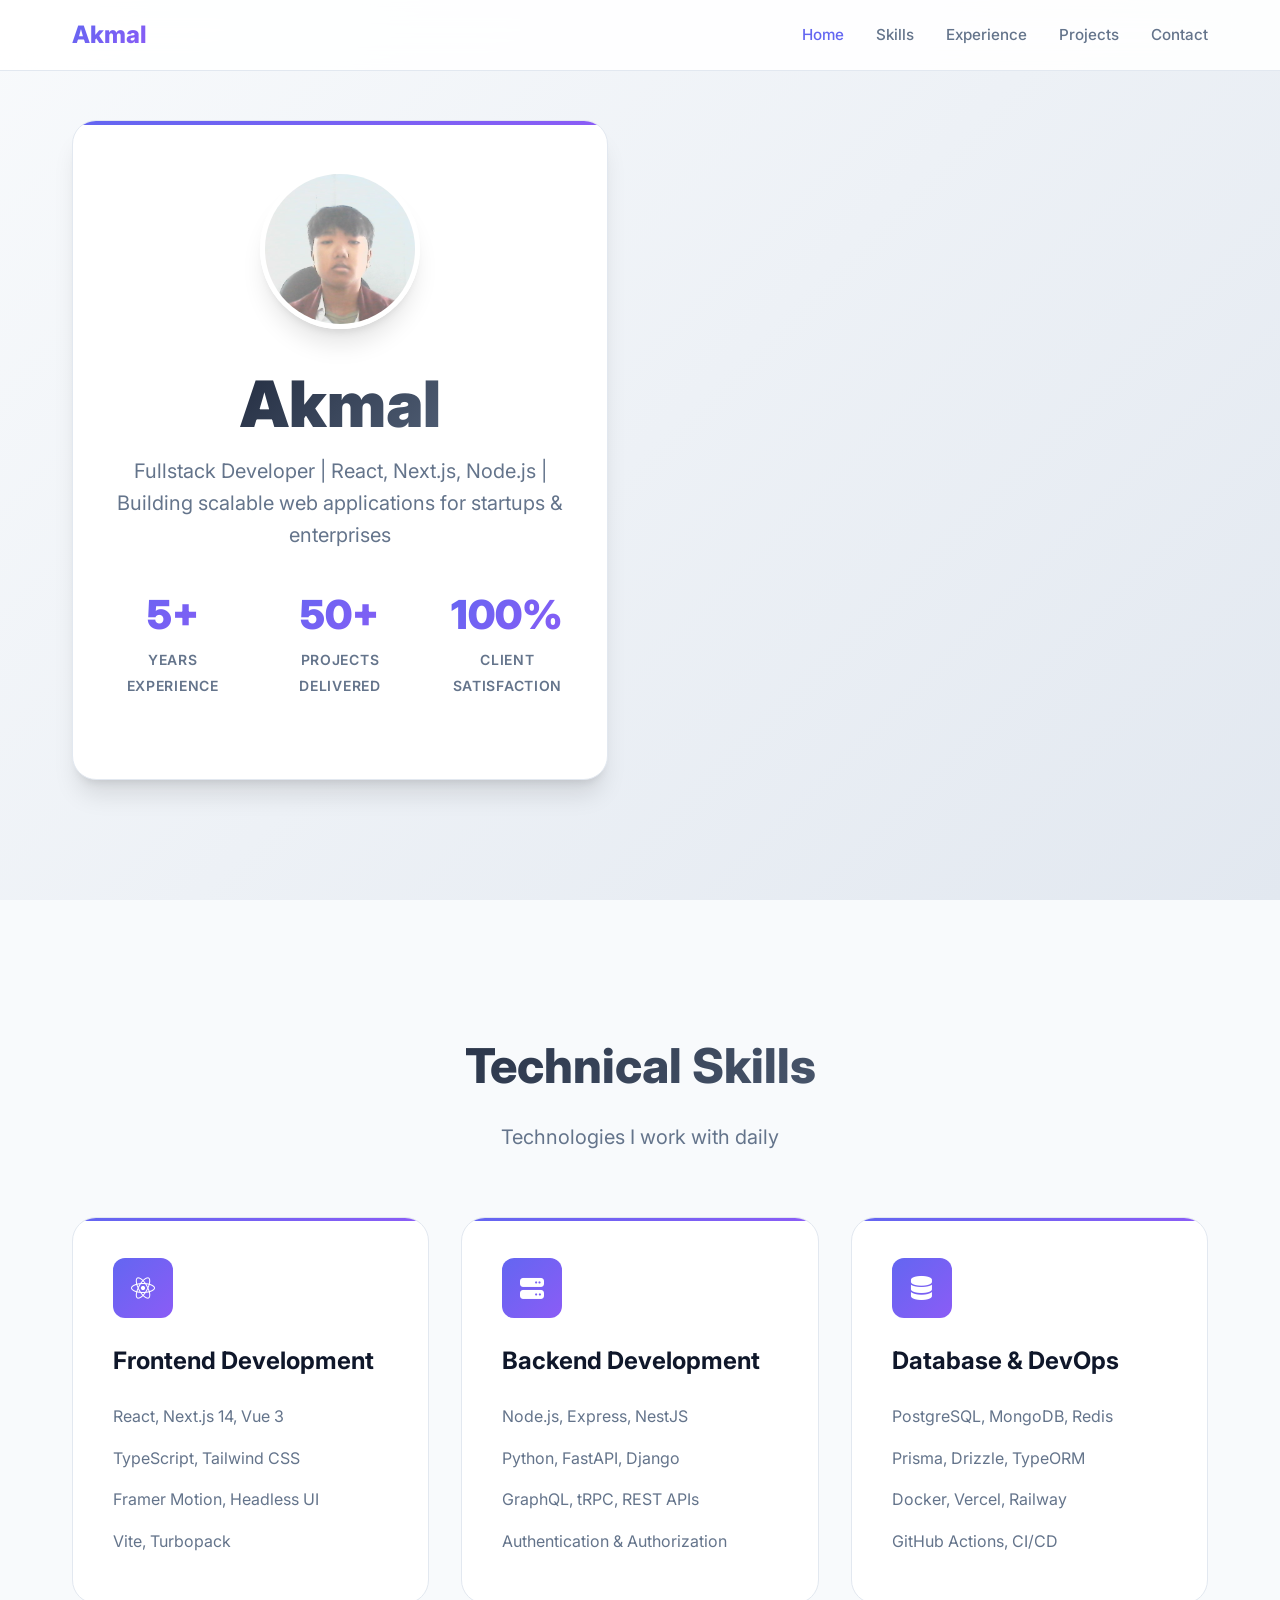
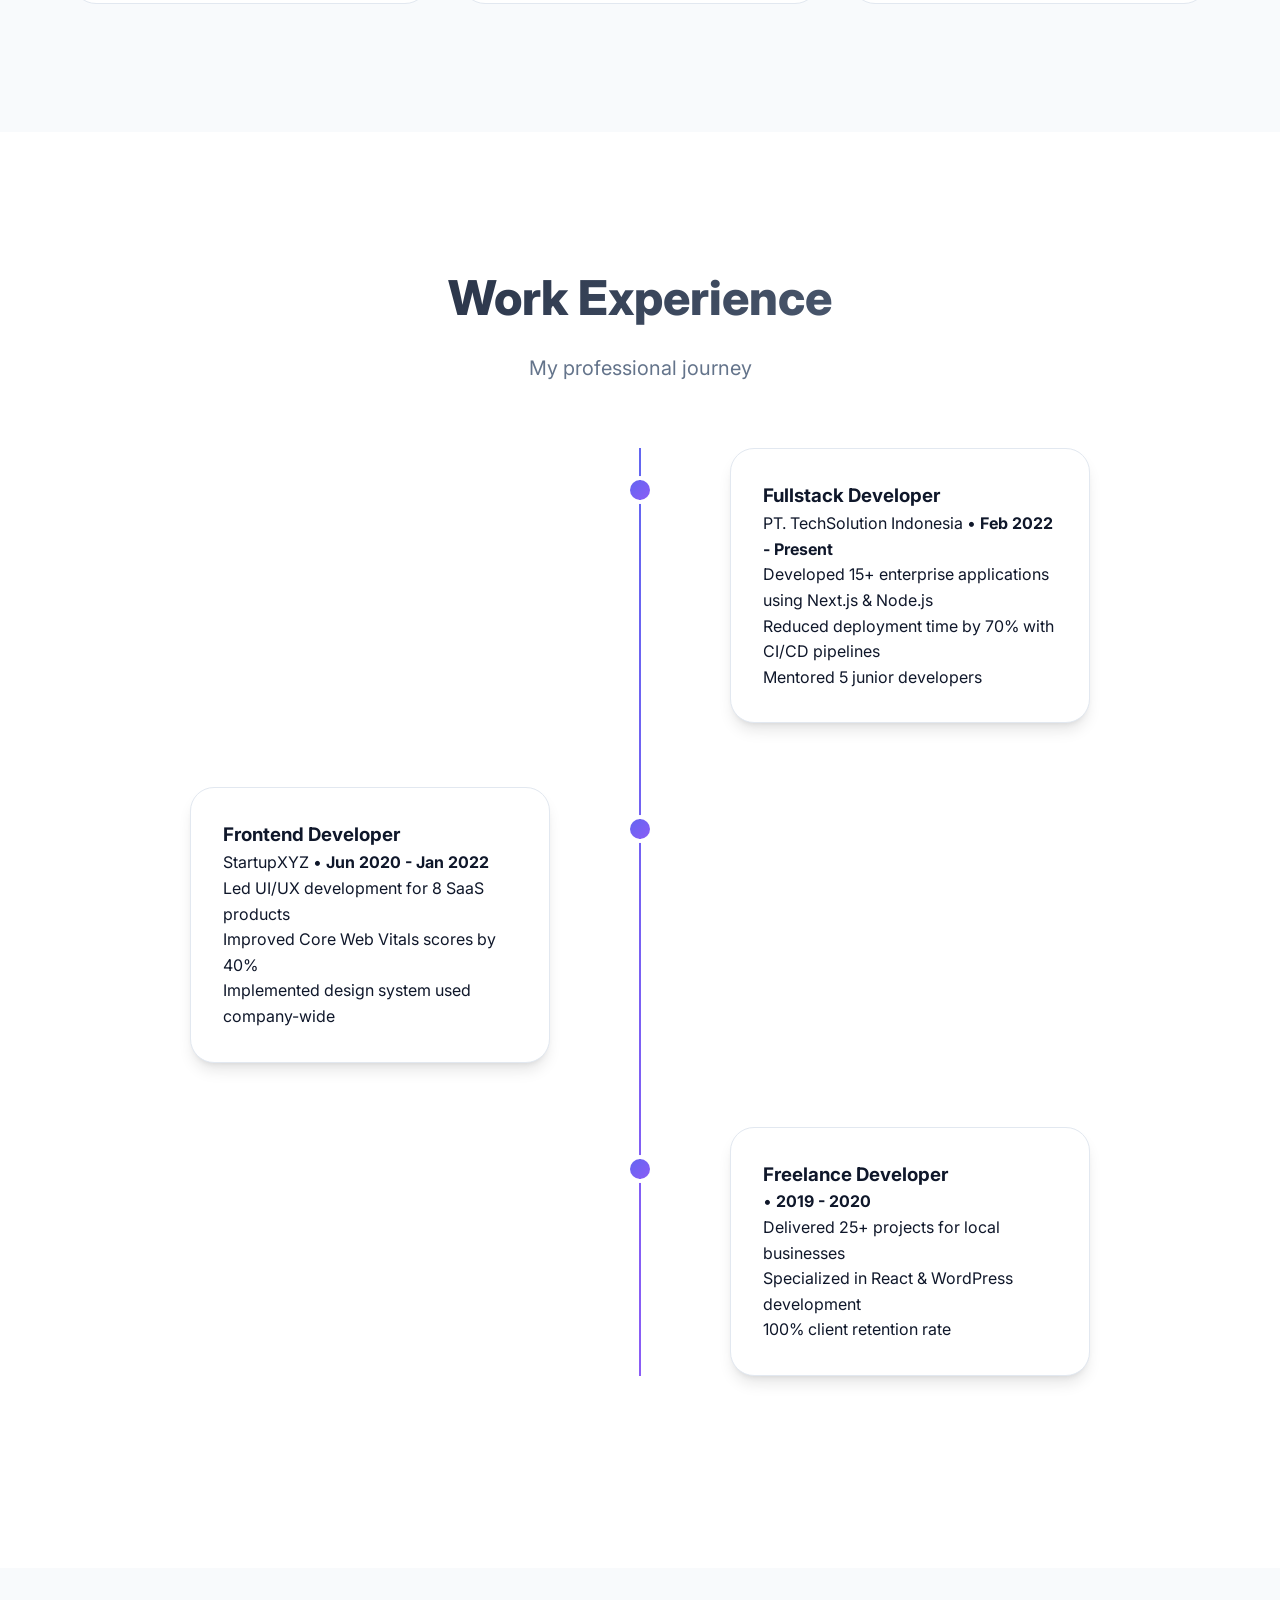
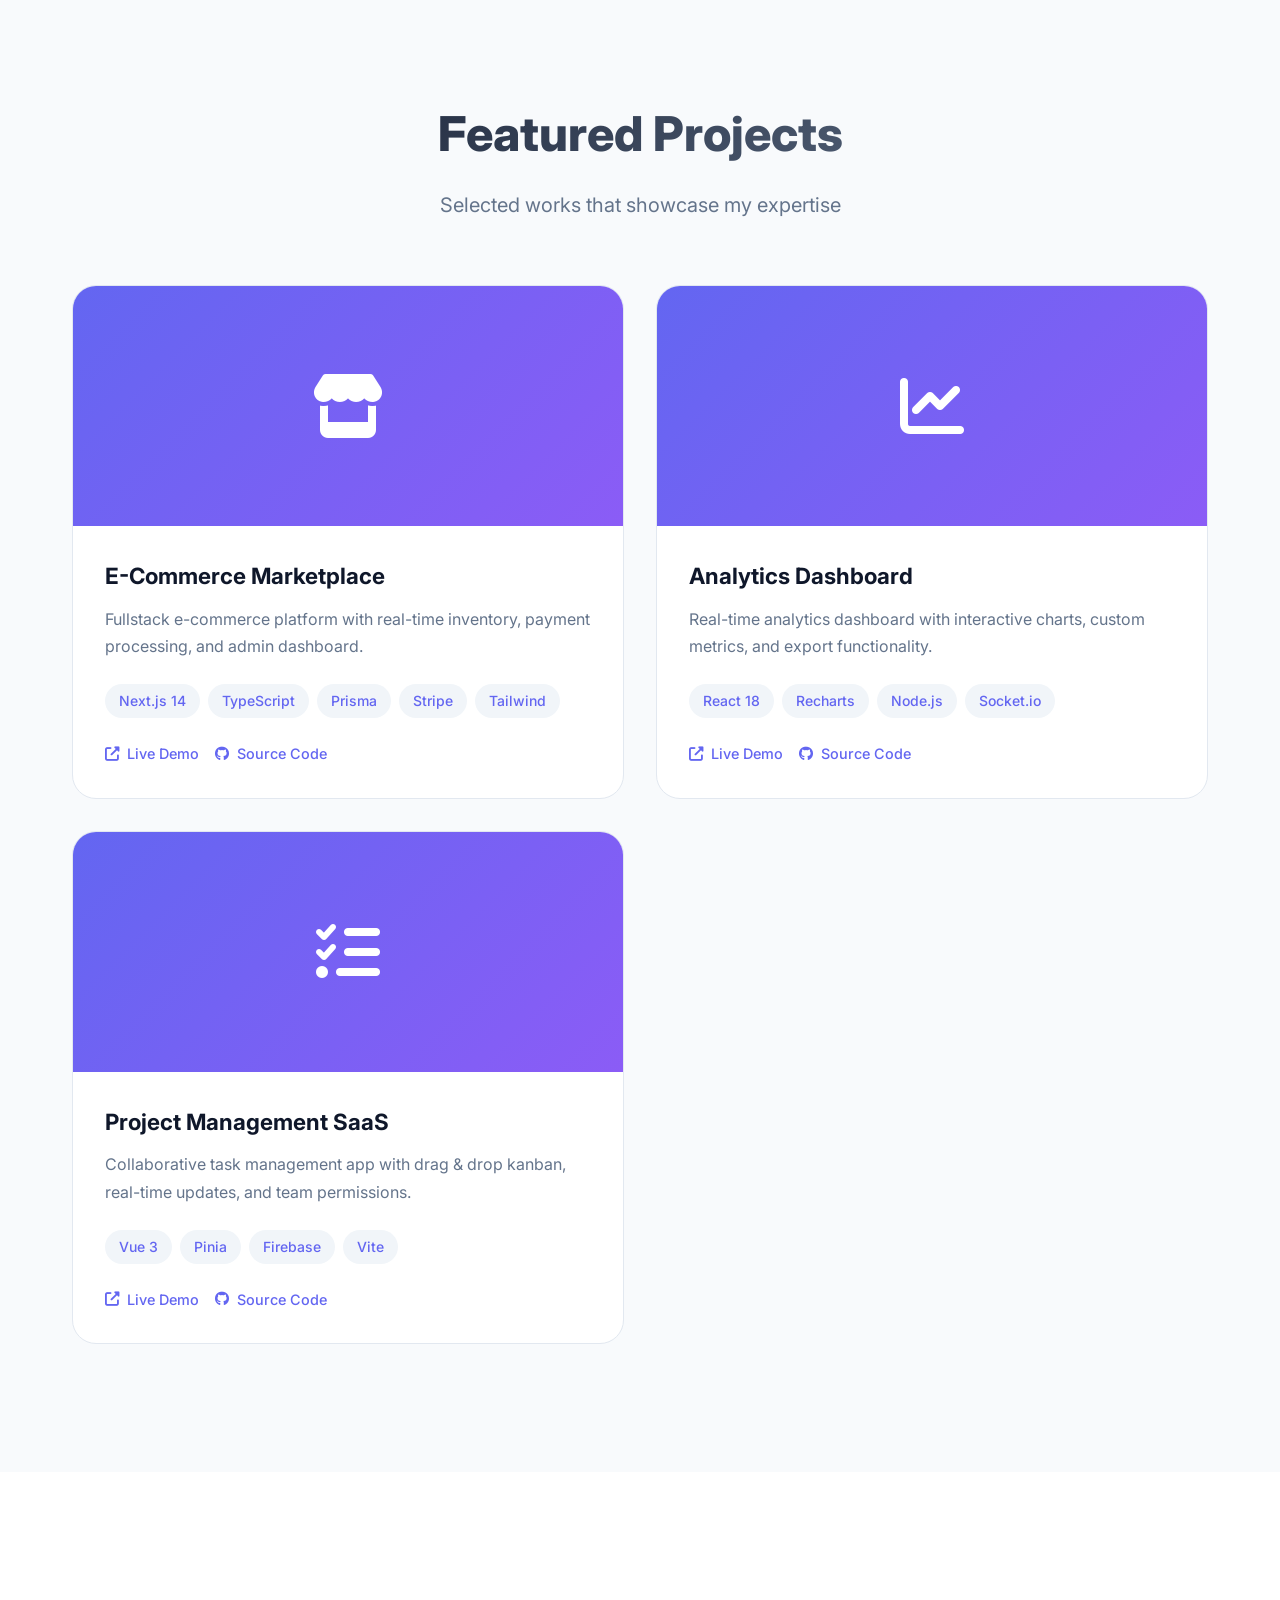
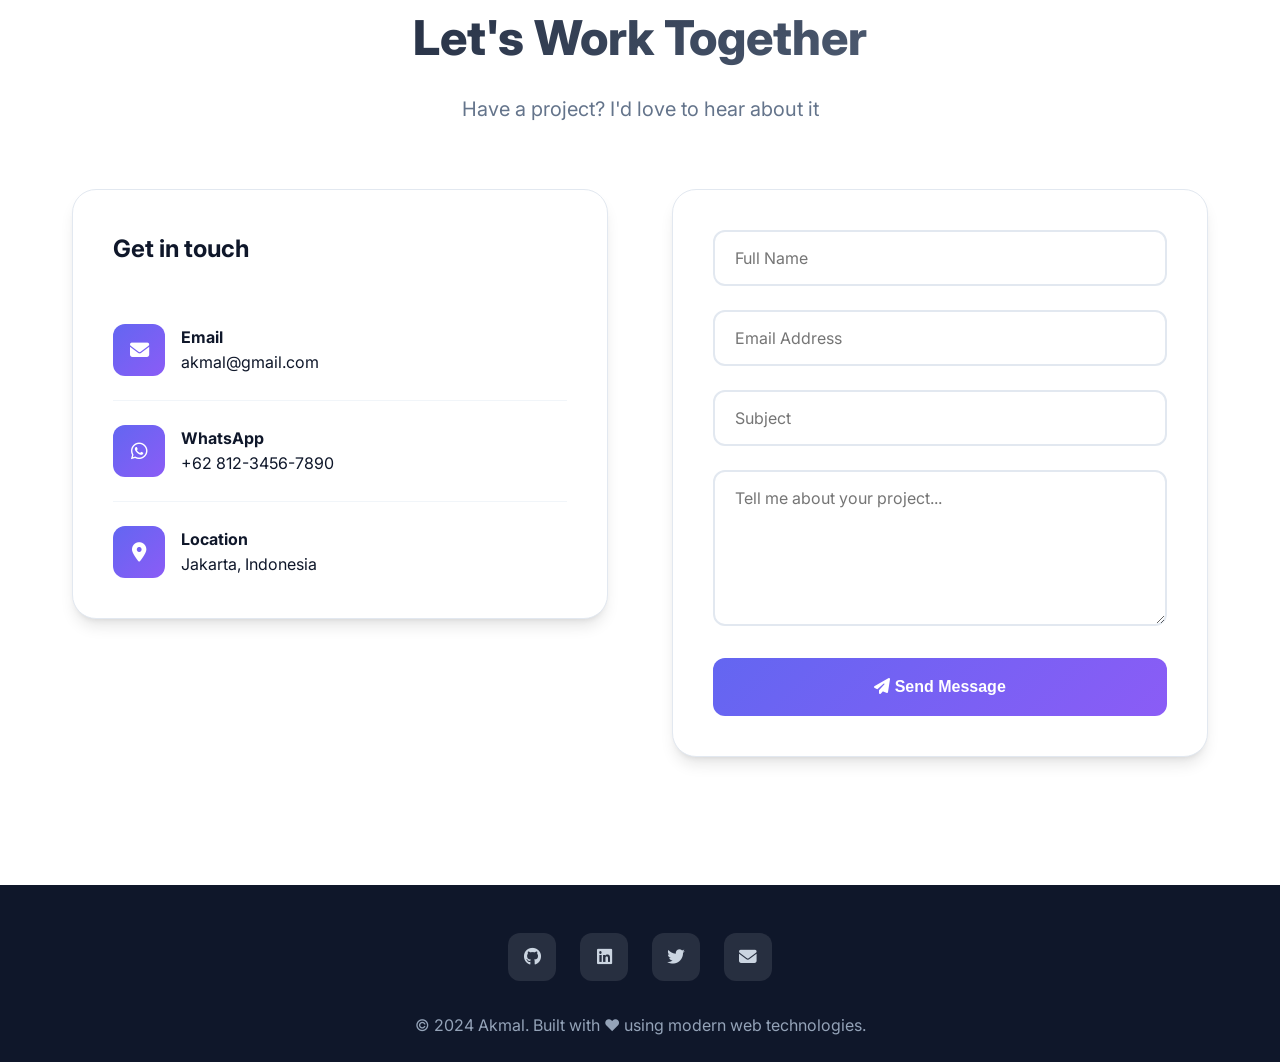
<file: index.html>
<!DOCTYPE html>
<html lang="id">
<head>
  <link rel="manifest" href="/manifest.json">
<meta name="theme-color" content="#0d6efd">
<link rel="apple-touch-icon" href="/icons/icon-192.png">
    <meta charset="UTF-8">
    <meta name="viewport" content="width=device-width, initial-scale=1.0">
    <title>Akmal - Fullstack Developer</title>
    <link rel="stylesheet" href="https://cdnjs.cloudflare.com/ajax/libs/font-awesome/6.5.1/css/all.min.css">
    <link href="https://fonts.googleapis.com/css2?family=Inter:wght@100..900&display=swap" rel="stylesheet">
    <style>
        :root {
            --bg-primary: #ffffff;
            --bg-secondary: #f8fafc;
            --text-primary: #0f172a;
            --text-secondary: #64748b;
            --accent-primary: #6366f1;
            --accent-secondary: #8b5cf6;
            --border-color: #e2e8f0;
            --shadow-sm: 0 1px 2px 0 rgb(0 0 0 / 0.05);
            --shadow-md: 0 4px 6px -1px rgb(0 0 0 / 0.1), 0 2px 4px -2px rgb(0 0 0 / 0.1);
            --shadow-lg: 0 10px 15px -3px rgb(0 0 0 / 0.1), 0 4px 6px -4px rgb(0 0 0 / 0.1);
            --shadow-xl: 0 20px 25px -5px rgb(0 0 0 / 0.1), 0 8px 10px -6px rgb(0 0 0 / 0.1);
            --radius: 12px;
            --radius-lg: 24px;
        }

        * {
            margin: 0;
            padding: 0;
            box-sizing: border-box;
        }

        body {
            font-family: 'Inter', system-ui, -apple-system, sans-serif;
            line-height: 1.6;
            color: var(--text-primary);
            background: var(--bg-primary);
            overflow-x: hidden;
        }

        /* Navbar */
        .navbar {
            position: fixed;
            top: 0;
            left: 0;
            right: 0;
            background: rgba(255, 255, 255, 0.9);
            backdrop-filter: blur(20px);
            border-bottom: 1px solid var(--border-color);
            z-index: 50;
            transition: all 0.3s ease;
        }

        .nav-container {
            max-width: 1200px;
            margin: 0 auto;
            padding: 1rem 2rem;
            display: flex;
            justify-content: space-between;
            align-items: center;
        }

        .logo {
            font-size: 1.5rem;
            font-weight: 800;
            background: linear-gradient(135deg, var(--accent-primary), var(--accent-secondary));
            -webkit-background-clip: text;
            -webkit-text-fill-color: transparent;
            background-clip: text;
        }

        .nav-links {
            display: flex;
            list-style: none;
            gap: 2rem;
            align-items: center;
        }

        .nav-link {
            color: var(--text-secondary);
            text-decoration: none;
            font-weight: 500;
            font-size: 0.95rem;
            transition: all 0.2s ease;
            position: relative;
        }

        .nav-link:hover, .nav-link.active {
            color: var(--accent-primary);
        }

        .mobile-menu-btn {
            display: none;
            background: none;
            border: none;
            font-size: 1.5rem;
            color: var(--text-secondary);
            cursor: pointer;
        }

        /* Hero Section */
        .hero {
            min-height: 100vh;
            display: flex;
            align-items: center;
            position: relative;
            background: linear-gradient(135deg, #f8fafc 0%, #e2e8f0 100%);
        }

        .hero-container {
            max-width: 1200px;
            margin: 0 auto;
            padding: 0 2rem;
            display: grid;
            grid-template-columns: 1fr 1fr;
            gap: 4rem;
            align-items: center;
        }

        .profile-card {
            text-align: center;
            background: white;
            padding: 3rem 2rem;
            border-radius: var(--radius-lg);
            box-shadow: var(--shadow-xl);
            border: 1px solid var(--border-color);
            position: relative;
            overflow: hidden;
        }

        .profile-card::before {
            content: '';
            position: absolute;
            top: 0;
            left: 0;
            right: 0;
            height: 4px;
            background: linear-gradient(90deg, var(--accent-primary), var(--accent-secondary));
        }

        .profile-image {
            width: 160px;
            height: 160px;
            border-radius: 50%;
            object-fit: cover;
            border: 5px solid white;
            box-shadow: var(--shadow-xl);
            margin: 0 auto 2rem;
            animation: pulse 3s infinite;
        }

        @keyframes pulse {
            0%, 100% { transform: scale(1); }
            50% { transform: scale(1.02); }
        }

        .hero-h1 {
            font-size: clamp(2.5rem, 5vw, 4rem);
            font-weight: 900;
            background: linear-gradient(135deg, var(--text-primary), var(--text-secondary));
            -webkit-background-clip: text;
            -webkit-text-fill-color: transparent;
            background-clip: text;
            margin-bottom: 1rem;
            line-height: 1.1;
        }

        .hero-subtitle {
            font-size: 1.25rem;
            color: var(--text-secondary);
            margin-bottom: 2rem;
            font-weight: 400;
        }

        .stats-container {
            display: grid;
            grid-template-columns: repeat(3, 1fr);
            gap: 2rem;
            margin: 2rem 0;
        }

        .stat {
            text-align: center;
        }

        .stat-number {
            font-size: 2.5rem;
            font-weight: 900;
            background: linear-gradient(135deg, var(--accent-primary), var(--accent-secondary));
            -webkit-background-clip: text;
            -webkit-text-fill-color: transparent;
            background-clip: text;
            display: block;
        }

        .stat-label {
            color: var(--text-secondary);
            font-size: 0.875rem;
            font-weight: 600;
            text-transform: uppercase;
            letter-spacing: 0.05em;
        }

        /* Section Styles */
        .section {
            padding: 8rem 0;
        }

        .container {
            max-width: 1200px;
            margin: 0 auto;
            padding: 0 2rem;
        }

        .section-header {
            text-align: center;
            margin-bottom: 4rem;
        }

        .section-title {
            font-size: 3rem;
            font-weight: 800;
            background: linear-gradient(135deg, var(--text-primary), var(--text-secondary));
            -webkit-background-clip: text;
            -webkit-text-fill-color: transparent;
            background-clip: text;
            margin-bottom: 1rem;
        }

        .section-subtitle {
            color: var(--text-secondary);
            font-size: 1.25rem;
            max-width: 600px;
            margin: 0 auto;
        }

        /* Skills */
        .skills-grid {
            display: grid;
            grid-template-columns: repeat(auto-fit, minmax(300px, 1fr));
            gap: 2rem;
        }

        .skill-card {
            background: white;
            padding: 2.5rem;
            border-radius: var(--radius-lg);
            border: 1px solid var(--border-color);
            transition: all 0.3s cubic-bezier(0.4, 0, 0.2, 1);
            position: relative;
            overflow: hidden;
        }

        .skill-card:hover {
            transform: translateY(-8px);
            box-shadow: var(--shadow-xl);
            border-color: rgba(99, 102, 241, 0.2);
        }

        .skill-card::before {
            content: '';
            position: absolute;
            top: 0;
            left: 0;
            right: 0;
            height: 3px;
            background: linear-gradient(90deg, var(--accent-primary), var(--accent-secondary));
        }

        .skill-icon {
            width: 60px;
            height: 60px;
            border-radius: var(--radius);
            background: linear-gradient(135deg, var(--accent-primary), var(--accent-secondary));
            display: flex;
            align-items: center;
            justify-content: center;
            color: white;
            font-size: 1.5rem;
            margin-bottom: 1.5rem;
        }

        .skill-title {
            font-size: 1.5rem;
            font-weight: 700;
            margin-bottom: 1rem;
        }

        .skill-list {
            list-style: none;
        }

        .skill-item {
            color: var(--text-secondary);
            padding: 0.5rem 0;
            font-size: 1rem;
        }

        /* Experience Timeline */
        .timeline {
            max-width: 900px;
            margin: 0 auto;
            position: relative;
        }

        .timeline::before {
            content: '';
            position: absolute;
            top: 0;
            bottom: 0;
            left: 50%;
            width: 2px;
            background: linear-gradient(to bottom, var(--accent-primary), var(--accent-secondary));
            transform: translateX(-50%);
        }

        .timeline-item {
            margin-bottom: 4rem;
            position: relative;
        }

        .timeline-item:nth-child(even) .timeline-content {
            margin-left: 0;
            margin-right: 60%;
        }

        .timeline-item:nth-child(odd) .timeline-content {
            margin-right: 0;
            margin-left: 60%;
        }

        .timeline-dot {
            width: 20px;
            height: 20px;
            background: linear-gradient(135deg, var(--accent-primary), var(--accent-secondary));
            border-radius: 50%;
            position: absolute;
            left: 50%;
            top: 2rem;
            transform: translateX(-50%);
            z-index: 2;
            box-shadow: 0 0 0 4px white;
        }

        .timeline-content {
            background: white;
            padding: 2rem;
            border-radius: var(--radius-lg);
            box-shadow: var(--shadow-lg);
            border: 1px solid var(--border-color);
            position: relative;
        }

        /* Projects */
        .projects-grid {
            display: grid;
            grid-template-columns: repeat(auto-fit, minmax(360px, 1fr));
            gap: 2rem;
        }

        .project-card {
            background: white;
            border-radius: var(--radius-lg);
            overflow: hidden;
            border: 1px solid var(--border-color);
            transition: all 0.3s cubic-bezier(0.4, 0, 0.2, 1);
            position: relative;
        }

        .project-card:hover {
            transform: translateY(-8px);
            box-shadow: var(--shadow-xl);
        }

        .project-image {
            height: 240px;
            background: linear-gradient(135deg, var(--accent-primary), var(--accent-secondary));
            display: flex;
            align-items: center;
            justify-content: center;
            color: white;
            font-size: 4rem;
        }

        .project-content {
            padding: 2rem;
        }

        .project-title {
            font-size: 1.4rem;
            font-weight: 700;
            margin-bottom: 0.75rem;
        }

        .project-description {
            color: var(--text-secondary);
            margin-bottom: 1.5rem;
            line-height: 1.7;
        }

        .project-tech {
            display: flex;
            flex-wrap: wrap;
            gap: 0.5rem;
        }

        .tech-tag {
            background: #f1f5f9;
            color: var(--accent-primary);
            padding: 0.375rem 0.875rem;
            border-radius: 9999px;
            font-size: 0.875rem;
            font-weight: 500;
        }

        .project-links {
            margin-top: 1.5rem;
            display: flex;
            gap: 1rem;
        }

        .project-link {
            color: var(--accent-primary);
            text-decoration: none;
            font-weight: 500;
            display: flex;
            align-items: center;
            gap: 0.5rem;
            font-size: 0.9rem;
        }

        /* Contact */
        .contact-grid {
            display: grid;
            grid-template-columns: 1fr 1fr;
            gap: 4rem;
            align-items: start;
        }

        .contact-card {
            background: white;
            padding: 2.5rem;
            border-radius: var(--radius-lg);
            border: 1px solid var(--border-color);
            box-shadow: var(--shadow-lg);
        }

        .contact-item {
            display: flex;
            align-items: center;
            gap: 1rem;
            padding: 1.5rem 0;
            border-bottom: 1px solid #f1f5f9;
        }

        .contact-item:last-child {
            border-bottom: none;
            padding-bottom: 0;
        }

        .contact-icon {
            width: 52px;
            height: 52px;
            background: linear-gradient(135deg, var(--accent-primary), var(--accent-secondary));
            border-radius: var(--radius);
            display: flex;
            align-items: center;
            justify-content: center;
            color: white;
            font-size: 1.2rem;
        }

        .form-group {
            margin-bottom: 1.5rem;
        }

        .form-input, .form-textarea {
            width: 100%;
            padding: 1rem 1.25rem;
            border: 2px solid var(--border-color);
            border-radius: var(--radius);
            font-family: inherit;
            font-size: 1rem;
            transition: all 0.2s ease;
            background: white;
        }

        .form-input:focus, .form-textarea:focus {
            outline: none;
            border-color: var(--accent-primary);
            box-shadow: 0 0 0 3px rgba(99, 102, 241, 0.1);
        }

        .submit-btn {
            width: 100%;
            padding: 1.25rem;
            background: linear-gradient(135deg, var(--accent-primary), var(--accent-secondary));
            color: white;
            border: none;
            border-radius: var(--radius);
            font-size: 1rem;
            font-weight: 600;
            cursor: pointer;
            transition: all 0.2s ease;
        }

        .submit-btn:hover {
            transform: translateY(-2px);
            box-shadow: var(--shadow-lg);
        }

        /* Footer */
        .footer {
            background: #0f172a;
            color: #94a3b8;
            text-align: center;
            padding: 3rem 0 1.5rem;
        }

        .social-links {
            display: flex;
            justify-content: center;
            gap: 1.5rem;
            margin-bottom: 2rem;
        }

        .social-link {
            width: 48px;
            height: 48px;
            background: rgba(255, 255, 255, 0.1);
            border-radius: var(--radius);
            display: flex;
            align-items: center;
            justify-content: center;
            color: #cbd5e1;
            text-decoration: none;
            transition: all 0.2s ease;
            font-size: 1.1rem;
        }

        .social-link:hover {
            background: var(--accent-primary);
            color: white;
            transform: translateY(-3px);
        }

        /* Animations */
        .fade-in {
            opacity: 0;
            transform: translateY(40px);
            transition: all 0.8s cubic-bezier(0.25, 0.46, 0.45, 0.94);
        }

        .fade-in.visible {
            opacity: 1;
            transform: translateY(0);
        }

        /* Responsive */
        @media (max-width: 768px) {
            .mobile-menu-btn {
                display: block;
            }

            .nav-links {
                display: none;
            }

            .hero-container {
                grid-template-columns: 1fr;
                gap: 3rem;
                text-align: center;
            }

            .stats-container {
                grid-template-columns: repeat(2, 1fr);
            }

            .timeline::before {
                left: 24px;
            }

            .timeline-item:nth-child(even) .timeline-content,
            .timeline-item:nth-child(odd) .timeline-content {
                margin-left: 60px !important;
                margin-right: 0 !important;
            }

            .timeline-dot {
                left: 18px;
            }

            .contact-grid {
                grid-template-columns: 1fr;
                gap: 2rem;
            }

            .section {
                padding: 4rem 0;
            }
        }
    </style>
</head>
<body>
    <!-- Navigation -->
    <nav class="navbar" id="navbar">
        <div class="nav-container">
            <div class="logo"> Akmal</div>
            <ul class="nav-links">
                <li><a href="#home" class="nav-link">Home</a></li>
                <li><a href="#skills" class="nav-link">Skills</a></li>
                <li><a href="#experience" class="nav-link">Experience</a></li>
                <li><a href="#projects" class="nav-link">Projects</a></li>
                <li><a href="#contact" class="nav-link">Contact</a></li>
            </ul>
            <button class="mobile-menu-btn" id="mobileMenuBtn">
                <i class="fas fa-bars"></i>
            </button>
        </div>
    </nav>

    <!-- Hero -->
    <section id="home" class="hero">
        <div class="hero-container">
            <div class="fade-in">
                <div class="profile-card">
                    <img src="profile.jpg" alt=" Akmal" class="profile-image">
                    <h1 class="hero-h1"> Akmal</h1>
                    <p class="hero-subtitle">
                        Fullstack Developer | React, Next.js, Node.js | 
                        Building scalable web applications for startups & enterprises
                    </p>
                    <div class="stats-container">
                        <div class="stat">
                            <span class="stat-number">5+</span>
                            <span class="stat-label">Years Experience</span>
                        </div>
                        <div class="stat">
                            <span class="stat-number">50+</span>
                            <span class="stat-label">Projects Delivered</span>
                        </div>
                        <div class="stat">
                            <span class="stat-number">100%</span>
                            <span class="stat-label">Client Satisfaction</span>
                        </div>
                    </div>
                </div>
            </div>
        </div>
    </section>

    <!-- Skills -->
    <section id="skills" class="section" style="background: var(--bg-secondary);">
        <div class="container">
            <div class="section-header fade-in">
                <h2 class="section-title">Technical Skills</h2>
                <p class="section-subtitle">Technologies I work with daily</p>
            </div>
            <div class="skills-grid">
                <div class="skill-card fade-in">
                    <div class="skill-icon">
                        <i class="fab fa-react"></i>
                    </div>
                    <h3 class="skill-title">Frontend Development</h3>
                    <ul class="skill-list">
                        <li class="skill-item">React, Next.js 14, Vue 3</li>
                        <li class="skill-item">TypeScript, Tailwind CSS</li>
                        <li class="skill-item">Framer Motion, Headless UI</li>
                        <li class="skill-item">Vite, Turbopack</li>
                    </ul>
                </div>
                <div class="skill-card fade-in">
                    <div class="skill-icon">
                        <i class="fas fa-server"></i>
                    </div>
                    <h3 class="skill-title">Backend Development</h3>
                    <ul class="skill-list">
                        <li class="skill-item">Node.js, Express, NestJS</li>
                        <li class="skill-item">Python, FastAPI, Django</li>
                        <li class="skill-item">GraphQL, tRPC, REST APIs</li>
                        <li class="skill-item">Authentication & Authorization</li>
                    </ul>
                </div>
                <div class="skill-card fade-in">
                    <div class="skill-icon">
                        <i class="fas fa-database"></i>
                    </div>
                    <h3 class="skill-title">Database & DevOps</h3>
                    <ul class="skill-list">
                        <li class="skill-item">PostgreSQL, MongoDB, Redis</li>
                        <li class="skill-item">Prisma, Drizzle, TypeORM</li>
                        <li class="skill-item">Docker, Vercel, Railway</li>
                        <li class="skill-item">GitHub Actions, CI/CD</li>
                    </ul>
                </div>
            </div>
        </div>
    </section>

    <!-- Experience -->
    <section id="experience" class="section">
        <div class="container">
            <div class="section-header fade-in">
                <h2 class="section-title">Work Experience</h2>
                <p class="section-subtitle">My professional journey</p>
            </div>
            <div class="timeline">
                <div class="timeline-item fade-in">
                    <div class="timeline-dot"></div>
                    <div class="timeline-content">
                        <h3>Fullstack Developer</h3>
                        <p class="text-secondary mb-2">PT. TechSolution Indonesia • <strong>Feb 2022 - Present</strong></p>
                        <ul class="skill-list">
                            <li>Developed 15+ enterprise applications using Next.js & Node.js</li>
                            <li>Reduced deployment time by 70% with CI/CD pipelines</li>
                            <li>Mentored 5 junior developers</li>
                        </ul>
                    </div>
                </div>
                <div class="timeline-item fade-in">
                    <div class="timeline-dot"></div>
                    <div class="timeline-content">
                        <h3>Frontend Developer</h3>
                        <p class="text-secondary mb-2">StartupXYZ • <strong>Jun 2020 - Jan 2022</strong></p>
                        <ul class="skill-list">
                            <li>Led UI/UX development for 8 SaaS products</li>
                            <li>Improved Core Web Vitals scores by 40%</li>
                            <li>Implemented design system used company-wide</li>
                        </ul>
                    </div>
                </div>
                <div class="timeline-item fade-in">
                    <div class="timeline-dot"></div>
                    <div class="timeline-content">
                        <h3>Freelance Developer</h3>
                        <p class="text-secondary mb-2">• <strong>2019 - 2020</strong></p>
                        <ul class="skill-list">
                            <li>Delivered 25+ projects for local businesses</li>
                            <li>Specialized in React & WordPress development</li>
                            <li>100% client retention rate</li>
                        </ul>
                    </div>
                </div>
            </div>
        </div>
    </section>

    <!-- Projects -->
    <section id="projects" class="section" style="background: var(--bg-secondary);">
        <div class="container">
            <div class="section-header fade-in">
                <h2 class="section-title">Featured Projects</h2>
                <p class="section-subtitle">Selected works that showcase my expertise</p>
            </div>
            <div class="projects-grid">
                <div class="project-card fade-in">
                    <div class="project-image">
                        <i class="fas fa-store"></i>
                    </div>
                    <div class="project-content">
                        <h3 class="project-title">E-Commerce Marketplace</h3>
                        <p class="project-description">Fullstack e-commerce platform with real-time inventory, payment processing, and admin dashboard.</p>
                        <div class="project-tech">
                            <span class="tech-tag">Next.js 14</span>
                            <span class="tech-tag">TypeScript</span>
                            <span class="tech-tag">Prisma</span>
                            <span class="tech-tag">Stripe</span>
                            <span class="tech-tag">Tailwind</span>
                        </div>
                        <div class="project-links">
                            <a href="#" class="project-link"><i class="fas fa-external-link-alt"></i>Live Demo</a>
                            <a href="#" class="project-link"><i class="fab fa-github"></i>Source Code</a>
                        </div>
                    </div>
                </div>
                <div class="project-card fade-in">
                    <div class="project-image">
                        <i class="fas fa-chart-line"></i>
                    </div>
                    <div class="project-content">
                        <h3 class="project-title">Analytics Dashboard</h3>
                        <p class="project-description">Real-time analytics dashboard with interactive charts, custom metrics, and export functionality.</p>
                        <div class="project-tech">
                            <span class="tech-tag">React 18</span>
                            <span class="tech-tag">Recharts</span>
                            <span class="tech-tag">Node.js</span>
                            <span class="tech-tag">Socket.io</span>
                        </div>
                        <div class="project-links">
                            <a href="#" class="project-link"><i class="fas fa-external-link-alt"></i>Live Demo</a>
                            <a href="#" class="project-link"><i class="fab fa-github"></i>Source Code</a>
                        </div>
                    </div>
                </div>
                <div class="project-card fade-in">
                    <div class="project-image">
                        <i class="fas fa-tasks"></i>
                    </div>
                    <div class="project-content">
                        <h3 class="project-title">Project Management SaaS</h3>
                        <p class="project-description">Collaborative task management app with drag & drop kanban, real-time updates, and team permissions.</p>
                        <div class="project-tech">
                            <span class="tech-tag">Vue 3</span>
                            <span class="tech-tag">Pinia</span>
                            <span class="tech-tag">Firebase</span>
                            <span class="tech-tag">Vite</span>
                        </div>
                        <div class="project-links">
                            <a href="#" class="project-link"><i class="fas fa-external-link-alt"></i>Live Demo</a>
                            <a href="#" class="project-link"><i class="fab fa-github"></i>Source Code</a>
                        </div>
                    </div>
                </div>
            </div>
        </div>
    </section>

    <!-- Contact -->
    <section id="contact" class="section">
        <div class="container">
            <div class="section-header fade-in">
                <h2 class="section-title">Let's Work Together</h2>
                <p class="section-subtitle">Have a project? I'd love to hear about it</p>
            </div>
            <div class="contact-grid">
                <div class="contact-card fade-in">
                    <h3 style="margin-bottom: 2rem; font-size: 1.5rem; font-weight: 700;">Get in touch</h3>
                    <div class="contact-item">
                        <div class="contact-icon">
                            <i class="fas fa-envelope"></i>
                        </div>
                        <div>
                            <h4>Email</h4>
                            <p>akmal@gmail.com</p>
                        </div>
                    </div>
                    <div class="contact-item">
                        <div class="contact-icon">
                            <i class="fab fa-whatsapp"></i>
                        </div>
                        <div>
                            <h4>WhatsApp</h4>
                            <p>+62 812-3456-7890</p>
                        </div>
                    </div>
                    <div class="contact-item">
                        <div class="contact-icon">
                            <i class="fas fa-map-marker-alt"></i>
                        </div>
                        <div>
                            <h4>Location</h4>
                            <p>Jakarta, Indonesia</p>
                        </div>
                    </div>
                </div>
                <div class="contact-card fade-in">
                    <form id="contactForm">
                        <div class="form-group">
                            <input type="text" class="form-input" placeholder="Full Name" required>
                        </div>
                        <div class="form-group">
                            <input type="email" class="form-input" placeholder="Email Address" required>
                        </div>
                        <div class="form-group">
                            <input type="text" class="form-input" placeholder="Subject">
                        </div>
                        <div class="form-group">
                            <textarea class="form-textarea" rows="6" placeholder="Tell me about your project..." required></textarea>
                        </div>
                        <button type="submit" class="submit-btn">
                            <i class="fas fa-paper-plane mr-2"></i>
                            Send Message
                        </button>
                    </form>
                </div>
            </div>
        </div>
    </section>

    <!-- Footer -->
    <footer class="footer">
        <div class="social-links">
            <a href="https://github.com/yourusername" class="social-link" target="_blank">
                <i class="fab fa-github"></i>
            </a>
            <a href="https://linkedin.com/in/yourusername" class="social-link" target="_blank">
                <i class="fab fa-linkedin"></i>
            </a>
            <a href="https://twitter.com/yourusername" class="social-link" target="_blank">
                <i class="fab fa-twitter"></i>
            </a>
            <a href="#" class="social-link">
                <i class="fas fa-envelope"></i>
            </a>
        </div>
        <p>&copy; 2024 Akmal. Built with ❤️ using modern web technologies.</p>
    </footer>

    <script>
        // Mobile menu toggle
        const mobileMenuBtn = document.getElementById('mobileMenuBtn');
        const navLinks = document.querySelector('.nav-links');
        
        mobileMenuBtn.addEventListener('click', () => {
            navLinks.classList.toggle('active');
        });

        // Smooth scrolling
        document.querySelectorAll('a[href^="#"]').forEach(anchor => {
            anchor.addEventListener('click', function (e) {
                e.preventDefault();
                const target = document.querySelector(this.getAttribute('href'));
                target.scrollIntoView({ behavior: 'smooth', block: 'start' });
            });
        });

        // Navbar scroll effects
        window.addEventListener('scroll', () => {
            const navbar = document.getElementById('navbar');
            if (window.scrollY > 100) {
                navbar.style.background = 'rgba(255, 255, 255, 0.95)';
                navbar.style.boxShadow = '0 10px 30px -10px rgba(0, 0, 0, 0.1)';
            } else {
                navbar.style.background = 'rgba(255, 255, 255, 0.9)';
                navbar.style.boxShadow = 'none';
            }
        });

        // Active nav link
        window.addEventListener('scroll', () => {
            const sections = document.querySelectorAll('section[id]');
            const scrollY = window.pageYOffset + 200;

            sections.forEach(section => {
                const rect = section.getBoundingClientRect();
                if (rect.top <= 0 && rect.bottom >= 0) {
                    document.querySelectorAll('.nav-link').forEach(link => link.classList.remove('active'));
                    document.querySelector(`a[href="#${section.id}"]`).classList.add('active');
                }
            });
        });

        // Intersection Observer for animations
        const observer = new IntersectionObserver((entries) => {
            entries.forEach(entry => {
                if (entry.isIntersecting) {
                    entry.target.classList.add('visible');
                }
            });
        }, { threshold: 0.1 });

        document.querySelectorAll('.fade-in').forEach(el => observer.observe(el));

        // Contact form
        document.getElementById('contactForm').addEventListener('submit', async (e) => {
            e.preventDefault();
            
            const formData = new FormData(e.target);
            const submitBtn = e.target.querySelector('.submit-btn');
            const originalText = submitBtn.innerHTML;
            
            submitBtn.innerHTML = '<i class="fas fa-spinner fa-spin mr-2"></i>Sending...';
            submitBtn.disabled = true;

            // Simulate API call
            await new Promise(resolve => setTimeout(resolve, 1500));
            
            alert('✅ Thank you! Your message has been sent. I\'ll get back to you within 24 hours.');
            e.target.reset();
            
            submitBtn.innerHTML = originalText;
            submitBtn.disabled = false;
        });

        // Email links
        document.querySelectorAll('.project-link[href^="#"]').forEach(link => {
            link.addEventListener('click', (e) => {
                e.preventDefault();
                window.open('mail:akmal@gmail.com?subject=Project%20Inquiry', '_blank');
            });
        });
    </script>
</body>
<script>
if ("serviceWorker" in navigator) {
  window.addEventListener("load", () => {
    navigator.serviceWorker.register("/sw.js")
      .then(reg => console.log("SW aktif:", reg.scope))
      .catch(err => console.log("SW gagal:", err));
  });
}
</script>
</html>
</file>
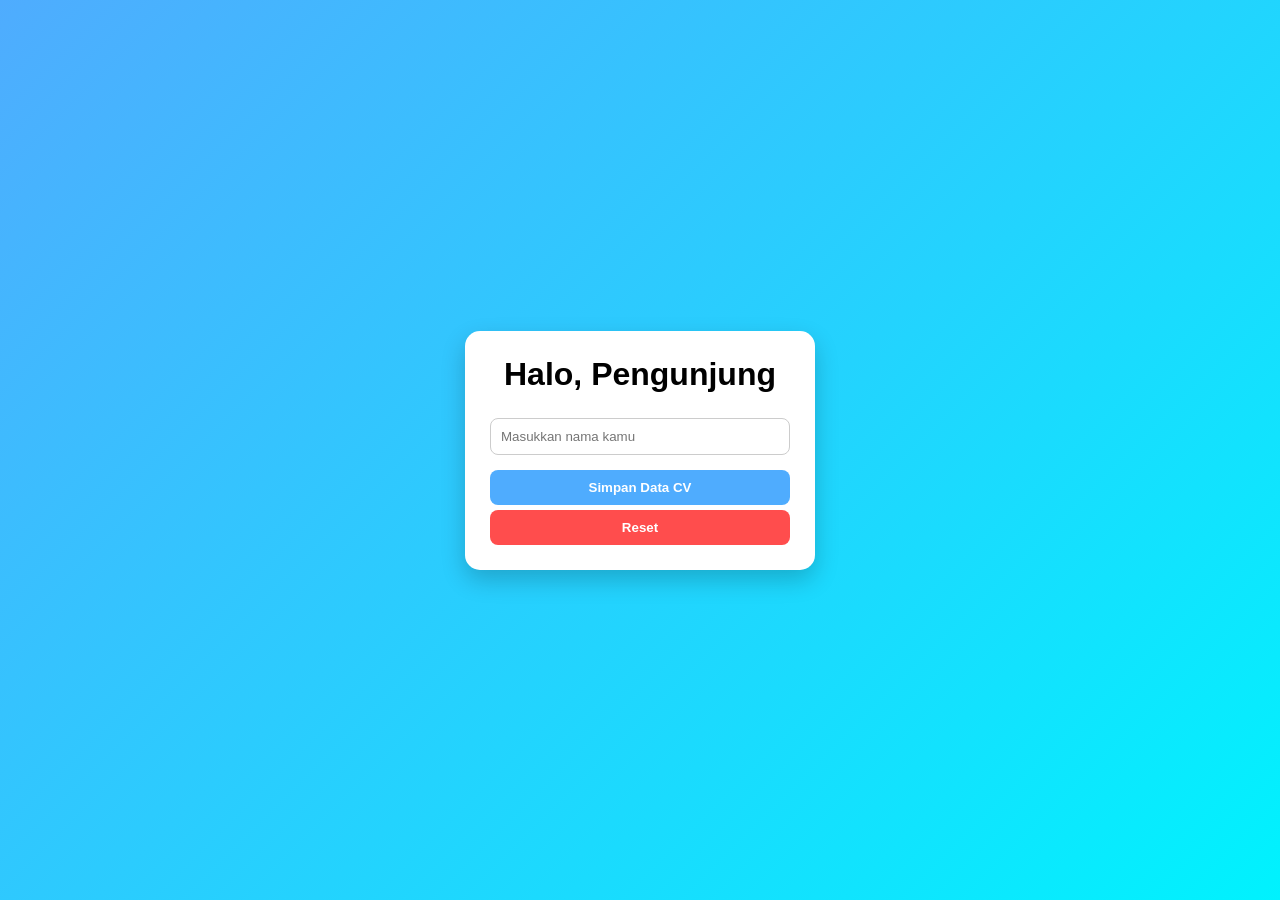
<file: login.html>
<!DOCTYPE html>
<html lang="id">
<head>
<meta charset="UTF-8">
<meta name="viewport" content="width=device-width, initial-scale=1.0">
<title>CV Online Sederhana</title>

<style>
    * {
        margin: 0;
        padding: 0;
        box-sizing: border-box;
        font-family: 'Segoe UI', sans-serif;
    }

    body {
        background: linear-gradient(135deg, #4facfe, #00f2fe);
        display: flex;
        justify-content: center;
        align-items: center;
        min-height: 100vh;
    }

    .container {
        background: white;
        padding: 25px;
        border-radius: 15px;
        width: 350px;
        box-shadow: 0 10px 25px rgba(0,0,0,0.2);
        text-align: center;
    }

    h1 {
        margin-bottom: 15px;
    }

    input {
        width: 100%;
        padding: 10px;
        margin: 10px 0;
        border-radius: 8px;
        border: 1px solid #ccc;
    }

    button {
        width: 100%;
        padding: 10px;
        border: none;
        border-radius: 8px;
        background: #4facfe;
        color: white;
        font-weight: bold;
        cursor: pointer;
        margin-top: 5px;
    }

    button:hover {
        background: #007bff;
    }

    .reset {
        background: #ff4d4d;
    }

    .reset:hover {
        background: #cc0000;
    }

    .cv {
        margin-top: 20px;
        text-align: left;
        display: none;
        border-top: 1px solid #ddd;
        padding-top: 15px;
    }

    .cv h3 {
        margin-bottom: 10px;
        text-align: center;
    }

    .cv p {
        margin: 5px 0;
        font-size: 14px;
    }
</style>
</head>

<body>

<div class="container">

    <h1 id="greeting">Halo, Pengunjung</h1>

    <input type="text" id="namaInput" placeholder="Masukkan nama kamu">

    <button onclick="simpanNama()">Simpan Data CV</button>
    <button class="reset" onclick="hapusData()">Reset</button>

    <div class="cv" id="cvBox">
        <h3>Data CV</h3>
        <p id="cvNama"></p>
        <p>Profesi: Pelajar / Mahasiswa</p>
        <p>Email: akmal@email.com</p>
        <p>Alamat: Rancaekek, Bandung</p>
        <p>Skill: HTML, CSS, JavaScript</p>
    </div>

</div>

<script>
    // Saat halaman dibuka
    window.onload = function() {
        let nama = localStorage.getItem("nama");

        if (nama) {
            tampilkanData(nama);
        }
    }

    // Simpan nama
    function simpanNama() {
        let nama = document.getElementById("namaInput").value.trim();

        if (nama === "") {
            alert("Nama tidak boleh kosong!");
            return;
        }

        localStorage.setItem("nama", nama);

        tampilkanData(nama);
    }

    // Tampilkan ke halaman
    function tampilkanData(nama) {
        document.getElementById("greeting").innerText = "Halo, " + nama;
        document.getElementById("cvNama").innerText = "Nama: " + nama;
        document.getElementById("cvBox").style.display = "block";
    }

    // Reset data
    function hapusData() {
        localStorage.removeItem("nama");

        document.getElementById("greeting").innerText = "Halo, Pengunjung";
        document.getElementById("namaInput").value = "";
        document.getElementById("cvBox").style.display = "none";
    }
</script>

</body>
</html>
</file>
